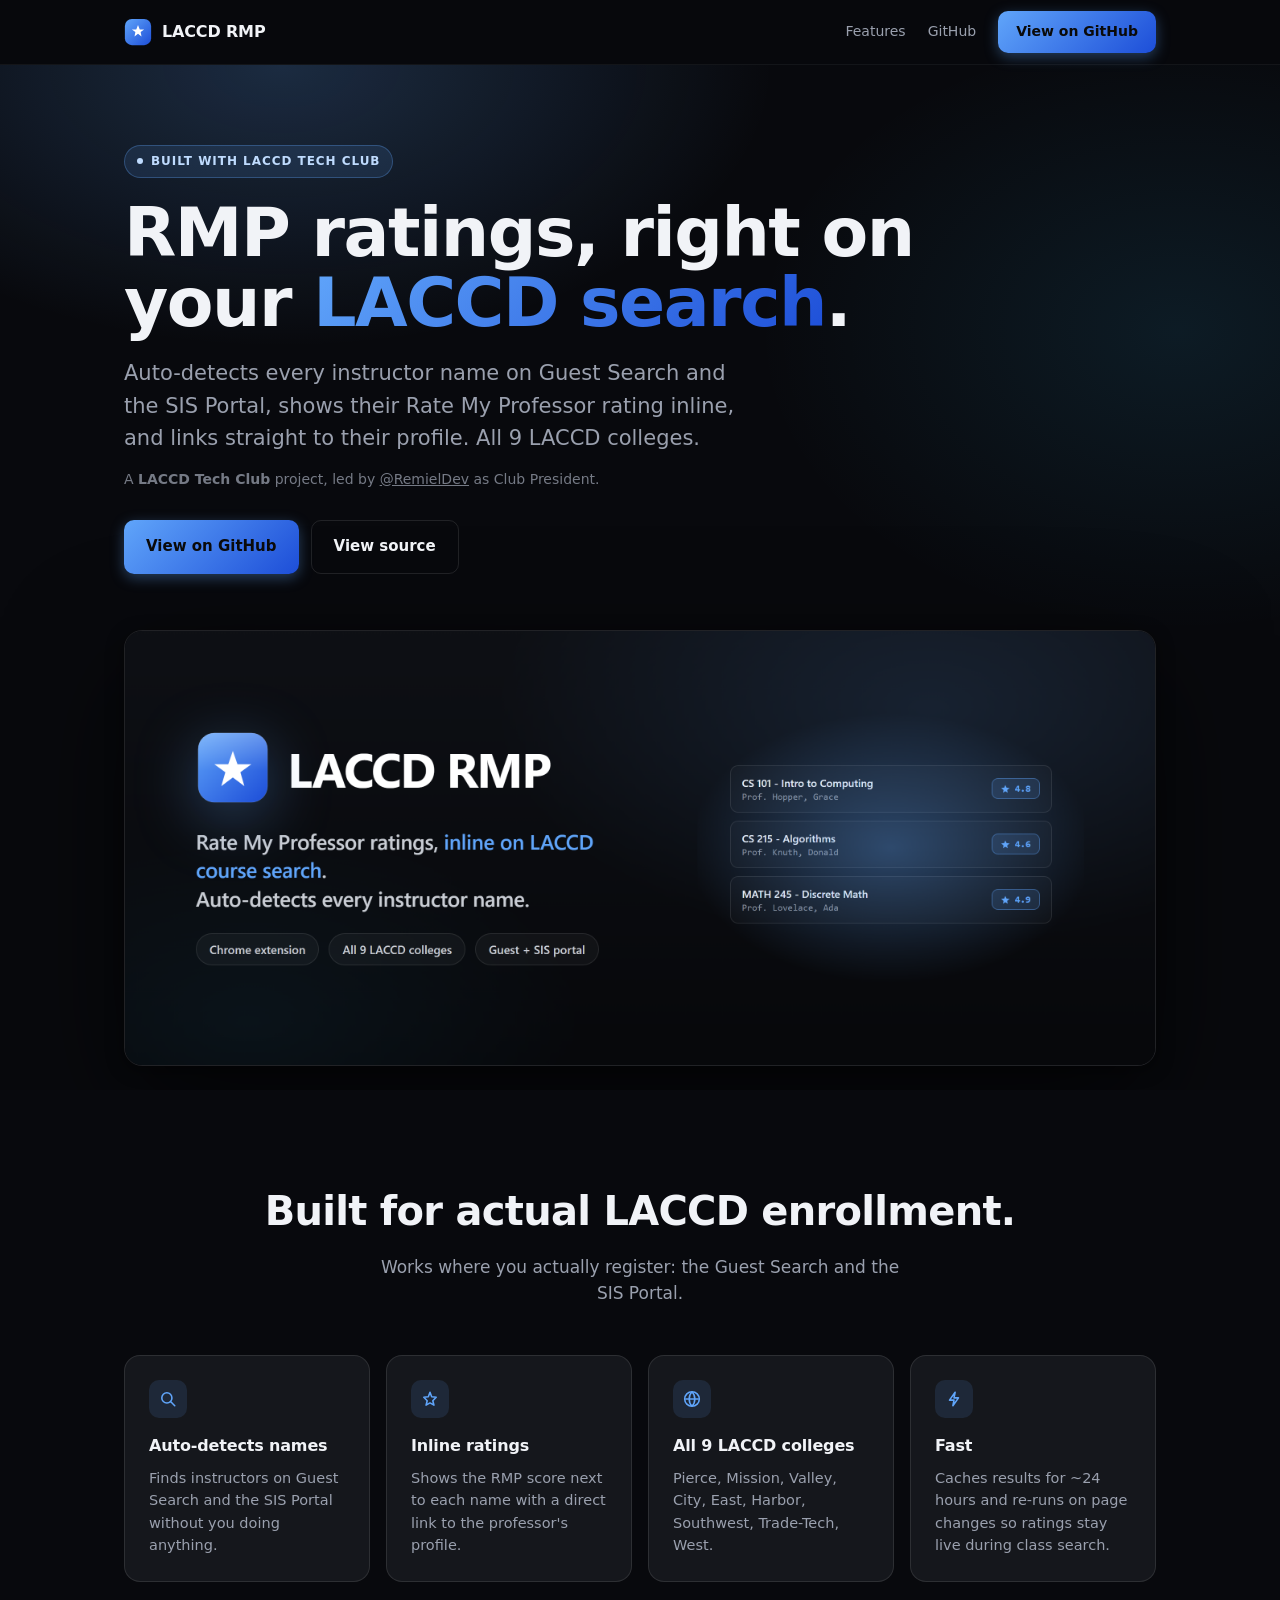
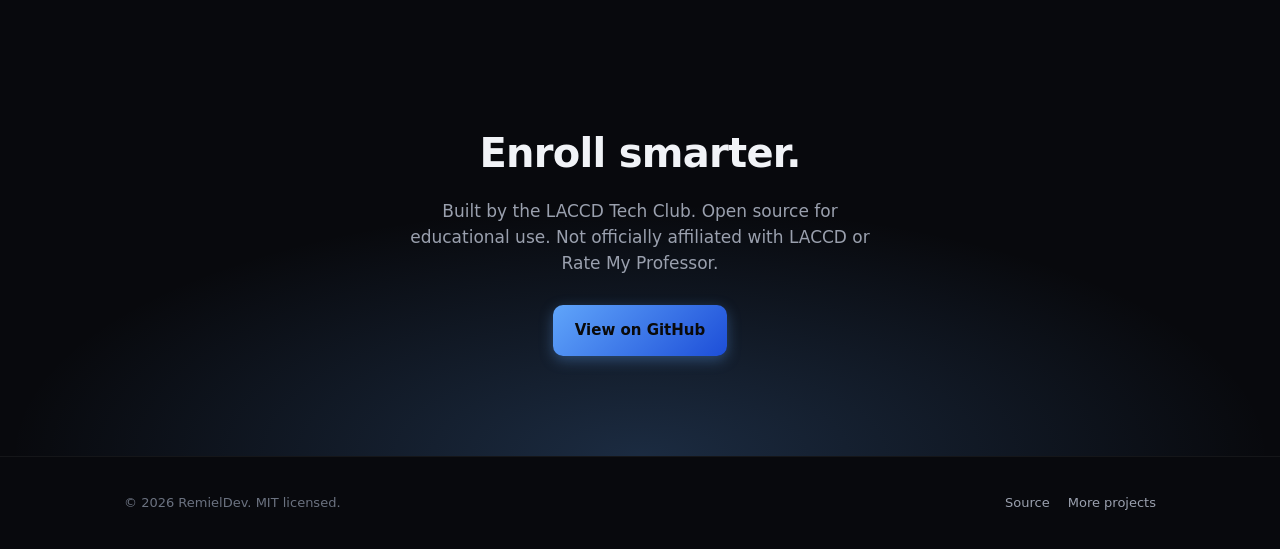
<file: docs/index.html>
<!doctype html>
<html lang="en">
<head>
<meta charset="utf-8" />
<meta name="viewport" content="width=device-width, initial-scale=1" />
<title>LACCD RMP - Rate My Professor ratings on LACCD course search</title>
<meta name="description" content="Chrome extension that shows Rate My Professor ratings inline on LACCD course search pages. Auto-detects every instructor name across Guest Search and the SIS portal." />
<meta property="og:title" content="LACCD Rate My Professor" />
<meta property="og:description" content="Rate My Professor ratings inline on LACCD course search. All 9 colleges." />
<meta property="og:image" content="banner.png" />
<meta property="og:type" content="website" />
<meta name="twitter:card" content="summary_large_image" />
<link rel="icon" type="image/png" href="banner.png" />
<style>
  :root {
    --bg: #08090d;
    --panel: #15171c;
    --elev: #0e1015;
    --border: rgba(255,255,255,0.10);
    --soft: rgba(255,255,255,0.05);
    --text: #f1f3f7;
    --muted: #9aa0ae;
    --dim: #6b7280;
    --a: #60a5fa;
    --b: #1d4ed8;
    --grad: linear-gradient(135deg, var(--a), var(--b));
  }
  * { box-sizing: border-box; margin: 0; padding: 0; }
  html { scroll-behavior: smooth; }
  body {
    background: var(--bg); color: var(--text);
    font-family: "Inter", -apple-system, BlinkMacSystemFont, "Segoe UI Variable", "Segoe UI", system-ui, sans-serif;
    -webkit-font-smoothing: antialiased; text-rendering: optimizeLegibility;
    line-height: 1.55;
  }
  a { color: inherit; text-decoration: none; }
  .wrap { max-width: 1080px; margin: 0 auto; padding: 0 24px; }
  .grad-t { background: var(--grad); -webkit-background-clip: text; background-clip: text; color: transparent; }

  /* Nav */
  nav { position: sticky; top: 0; z-index: 10; backdrop-filter: blur(12px); background: rgba(8,9,13,0.7); border-bottom: 1px solid var(--soft); }
  nav .wrap { display: flex; align-items: center; justify-content: space-between; height: 64px; }
  .brand { display: flex; align-items: center; gap: 10px; font-weight: 800; letter-spacing: -0.01em; font-size: 16px; }
  .brand svg { width: 28px; height: 28px; flex-shrink: 0; }
  .navlinks { display: flex; align-items: center; gap: 22px; font-size: 14px; color: var(--muted); }
  .navlinks a:hover { color: var(--text); }
  .btn {
    display: inline-flex; align-items: center; gap: 8px;
    font-weight: 700; font-size: 14px; color: #0a0a0a;
    background: var(--grad); padding: 10px 18px; border-radius: 10px;
    border: 0; cursor: pointer; white-space: nowrap;
    transition: transform .08s ease, filter .15s ease, box-shadow .15s ease;
    box-shadow: 0 4px 14px rgba(96, 165, 250, 0.35);
  }
  .btn:hover { filter: brightness(1.08); }
  .btn:active { transform: scale(0.97); }
  .btn.ghost { background: transparent; color: var(--text); border: 1px solid var(--border); box-shadow: none; }
  .btn.ghost:hover { background: var(--soft); }
  .btn.lg { padding: 14px 22px; font-size: 15px; }
  .btn svg { width: 14px; height: 14px; }

  /* Hero */
  header.hero { position: relative; overflow: hidden; padding: 80px 0 24px; }
  header.hero::before {
    content: ""; position: absolute; inset: 0; z-index: -1;
    background:
      radial-gradient(820px 470px at 22% 0%, rgba(96, 165, 250, 0.22), transparent 60%),
      radial-gradient(700px 500px at 92% 26%, rgba(56, 189, 248, 0.10), transparent 60%);
  }
  .kicker {
    display: inline-flex; align-items: center; gap: 8px;
    font-size: 12px; font-weight: 700; letter-spacing: .08em; text-transform: uppercase;
    color: #bfdbfe;
    background: rgba(96, 165, 250, 0.12);
    border: 1px solid rgba(96, 165, 250, 0.30);
    padding: 6px 12px; border-radius: 999px;
  }
  .kicker .dot { width: 6px; height: 6px; border-radius: 999px; background: currentColor; }
  h1 { font-size: clamp(40px, 6vw, 68px); font-weight: 800; letter-spacing: -0.022em; line-height: 1.04; margin: 20px 0 18px; max-width: 820px; }
  .sub { font-size: clamp(17px, 2.4vw, 21px); color: var(--muted); max-width: 640px; line-height: 1.55; }
  .cta-row { display: flex; flex-wrap: wrap; gap: 12px; margin-top: 30px; }
  .heroimg {
    margin-top: 56px; border-radius: 18px;
    border: 1px solid var(--border);
    overflow: hidden;
    box-shadow: 0 40px 120px rgba(0,0,0,0.6), 0 4px 18px rgba(0,0,0,0.4);
  }
  .heroimg img { display: block; width: 100%; height: auto; }

  /* Features */
  section.features { padding: 90px 0 60px; }
  .features-head { text-align: center; margin-bottom: 48px; }
  .features-head h2 { font-size: clamp(28px, 4vw, 40px); font-weight: 800; letter-spacing: -0.018em; }
  .features-head p { color: var(--muted); margin-top: 12px; font-size: 17px; max-width: 540px; margin-left: auto; margin-right: auto; }
  .grid { display: grid; grid-template-columns: repeat(auto-fit, minmax(240px, 1fr)); gap: 16px; }
  .card {
    background: var(--panel); border: 1px solid var(--border);
    border-radius: 16px; padding: 24px;
    transition: border-color .15s ease, transform .15s ease;
  }
  .card:hover { border-color: rgba(96, 165, 250, 0.35); transform: translateY(-2px); }
  .card-icon {
    width: 38px; height: 38px; border-radius: 10px;
    background: rgba(96, 165, 250, 0.12);
    color: var(--a);
    display: grid; place-items: center;
    margin-bottom: 16px;
  }
  .card-icon svg { width: 18px; height: 18px; }
  .card h3 { font-size: 16px; font-weight: 700; margin-bottom: 8px; letter-spacing: -0.01em; }
  .card p { color: var(--muted); font-size: 14.5px; line-height: 1.55; }

  /* Final CTA */
  section.final-cta {
    text-align: center; padding: 80px 24px 100px;
    background: radial-gradient(900px 360px at 50% 100%, rgba(96, 165, 250, 0.22), transparent 70%);
  }
  section.final-cta h2 { font-size: clamp(28px, 4vw, 40px); font-weight: 800; letter-spacing: -0.018em; }
  section.final-cta p { color: var(--muted); margin: 14px auto 28px; max-width: 480px; font-size: 17px; }

  /* Footer */
  footer { border-top: 1px solid var(--soft); padding: 36px 0; color: var(--dim); font-size: 13px; }
  footer .wrap { display: flex; flex-wrap: wrap; gap: 14px; justify-content: space-between; align-items: center; }
  footer a { color: var(--muted); }
  footer a:hover { color: var(--text); }
  footer .links { display: flex; gap: 18px; }

  @media (max-width: 640px) {
    .navlinks { gap: 14px; }
    .navlinks a:not(.btn) { display: none; }
    h1 { margin-top: 12px; }
  }
</style>
</head>
<body>
  <nav>
    <div class="wrap">
      <a class="brand" href="#"><svg viewBox="0 0 32 32" xmlns="http://www.w3.org/2000/svg"><defs><linearGradient id="bg-rmp" x1="0" y1="0" x2="1" y2="1"><stop offset="0" stop-color="#60a5fa"/><stop offset="1" stop-color="#1d4ed8"/></linearGradient></defs><rect x="1" y="1" width="30" height="30" rx="8" fill="url(#bg-rmp)"/><path d="M 16 8 L 18 13 L 23 13 L 19 16 L 20 21 L 16 18 L 12 21 L 13 16 L 9 13 L 14 13 Z" fill="#fff"/></svg><span>LACCD RMP</span></a>
      <div class="navlinks">
        <a href="#features">Features</a>
        <a href="https://github.com/RemielDev/Tech-Club-LACCD-Rate-My-Professor-Project">GitHub</a>
        <a class="btn" href="https://github.com/RemielDev/Tech-Club-LACCD-Rate-My-Professor-Project">View on GitHub</a>
      </div>
    </div>
  </nav>

  <header class="hero">
    <div class="wrap">
      <span class="kicker"><span class="dot"></span> Built with LACCD Tech Club</span>
      <h1>RMP ratings, right on<br/>your <span class="grad-t">LACCD search</span>.</h1>
      <p class="sub">Auto-detects every instructor name on Guest Search and the SIS Portal, shows their Rate My Professor rating inline, and links straight to their profile. All 9 LACCD colleges.</p>
      <p class="sub" style="font-size: 14px; margin-top: 14px; opacity: 0.75;">A <strong>LACCD Tech Club</strong> project, led by <a href="https://github.com/RemielDev" style="color: inherit; text-decoration: underline;">@RemielDev</a> as Club President.</p>
      <div class="cta-row">
        <a class="btn lg" href="https://github.com/RemielDev/Tech-Club-LACCD-Rate-My-Professor-Project">View on GitHub</a>
        <a class="btn ghost lg" href="https://github.com/RemielDev/Tech-Club-LACCD-Rate-My-Professor-Project">View source</a>
      </div>
      <div class="heroimg">
        <img src="banner.png" alt="LACCD Rate My Professor" />
      </div>
    </div>
  </header>

  <section class="features" id="features">
    <div class="wrap">
      <div class="features-head">
        <h2>Built for actual LACCD enrollment.</h2>
        <p>Works where you actually register: the Guest Search and the SIS Portal.</p>
      </div>
      <div class="grid">
        <div class="card">
        <div class="card-icon"><svg viewBox="0 0 16 16" fill="none"><circle cx="7" cy="7" r="4.5" stroke="currentColor" stroke-width="1.4"/><path d="M10.5 10.5L14 14" stroke="currentColor" stroke-width="1.4" stroke-linecap="round"/></svg></div>
        <h3>Auto-detects names</h3>
        <p>Finds instructors on Guest Search and the SIS Portal without you doing anything.</p>
      </div>
        <div class="card">
        <div class="card-icon"><svg viewBox="0 0 16 16" fill="none"><path d="M8 2L9.5 6L13.5 6.5L10.5 9.5L11.5 13.5L8 11.5L4.5 13.5L5.5 9.5L2.5 6.5L6.5 6L8 2z" stroke="currentColor" stroke-width="1.4" stroke-linejoin="round"/></svg></div>
        <h3>Inline ratings</h3>
        <p>Shows the RMP score next to each name with a direct link to the professor's profile.</p>
      </div>
        <div class="card">
        <div class="card-icon"><svg viewBox="0 0 16 16" fill="none"><circle cx="8" cy="8" r="6.5" stroke="currentColor" stroke-width="1.4"/><path d="M2 8h12M8 1.5C9.5 3 10.5 5.5 10.5 8s-1 5-2.5 6.5M8 1.5C6.5 3 5.5 5.5 5.5 8s1 5 2.5 6.5" stroke="currentColor" stroke-width="1.4"/></svg></div>
        <h3>All 9 LACCD colleges</h3>
        <p>Pierce, Mission, Valley, City, East, Harbor, Southwest, Trade-Tech, West.</p>
      </div>
        <div class="card">
        <div class="card-icon"><svg viewBox="0 0 16 16" fill="none"><path d="M9 2L4 9h4l-1 5 5-7H8l1-5z" stroke="currentColor" stroke-width="1.4" stroke-linejoin="round"/></svg></div>
        <h3>Fast</h3>
        <p>Caches results for ~24 hours and re-runs on page changes so ratings stay live during class search.</p>
      </div>
      </div>
    </div>
  </section>

  <section class="final-cta">
    <div class="wrap">
      <h2>Enroll smarter.</h2>
      <p>Built by the LACCD Tech Club. Open source for educational use. Not officially affiliated with LACCD or Rate My Professor.</p>
      <a class="btn lg" href="https://github.com/RemielDev/Tech-Club-LACCD-Rate-My-Professor-Project">View on GitHub</a>
    </div>
  </section>

  <footer>
    <div class="wrap">
      <div>© 2026 RemielDev. MIT licensed.</div>
      <div class="links">
        <a href="https://github.com/RemielDev/Tech-Club-LACCD-Rate-My-Professor-Project">Source</a>
        <a href="https://github.com/RemielDev">More projects</a>
        
      </div>
    </div>
  </footer>
</body>
</html>
</file>
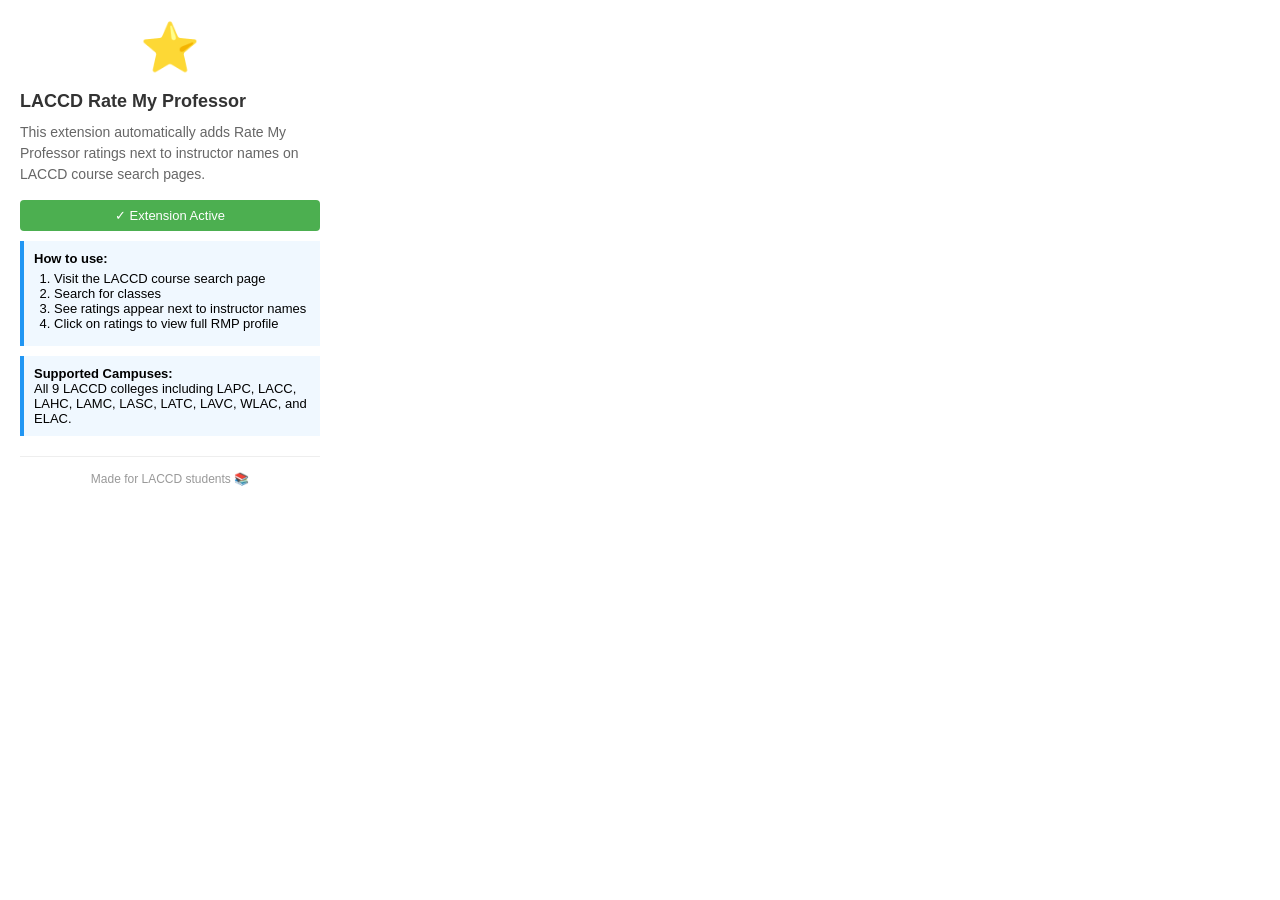
<file: popup.html>
<!DOCTYPE html>
<html lang="en">
<head>
  <meta charset="UTF-8">
  <meta name="viewport" content="width=device-width, initial-scale=1.0">
  <title>LACCD Rate My Professor</title>
  <style>
    body {
      width: 300px;
      padding: 20px;
      font-family: -apple-system, BlinkMacSystemFont, 'Segoe UI', Roboto, Oxygen, Ubuntu, Cantarell, sans-serif;
      margin: 0;
    }
    
    h1 {
      font-size: 18px;
      margin: 0 0 10px 0;
      color: #333;
    }
    
    p {
      font-size: 14px;
      line-height: 1.5;
      color: #666;
      margin: 0 0 15px 0;
    }
    
    .info {
      background-color: #f0f8ff;
      border-left: 4px solid #2196F3;
      padding: 10px;
      margin: 10px 0;
      font-size: 13px;
    }
    
    .footer {
      margin-top: 20px;
      padding-top: 15px;
      border-top: 1px solid #eee;
      font-size: 12px;
      color: #999;
      text-align: center;
    }
    
    .logo {
      text-align: center;
      margin-bottom: 15px;
    }
    
    .logo span {
      font-size: 48px;
    }
    
    .status {
      padding: 8px;
      background-color: #4CAF50;
      color: white;
      border-radius: 4px;
      text-align: center;
      font-size: 13px;
      margin: 10px 0;
    }
  </style>
</head>
<body>
  <div class="logo">
    <span>⭐</span>
  </div>
  
  <h1>LACCD Rate My Professor</h1>
  
  <p>This extension automatically adds Rate My Professor ratings next to instructor names on LACCD course search pages.</p>
  
  <div class="status">
    ✓ Extension Active
  </div>
  
  <div class="info">
    <strong>How to use:</strong>
    <ol style="margin: 5px 0; padding-left: 20px;">
      <li>Visit the LACCD course search page</li>
      <li>Search for classes</li>
      <li>See ratings appear next to instructor names</li>
      <li>Click on ratings to view full RMP profile</li>
    </ol>
  </div>
  
  <div class="info">
    <strong>Supported Campuses:</strong><br>
    All 9 LACCD colleges including LAPC, LACC, LAHC, LAMC, LASC, LATC, LAVC, WLAC, and ELAC.
  </div>
  
  <div class="footer">
    Made for LACCD students 📚
  </div>
</body>
</html>
</file>
